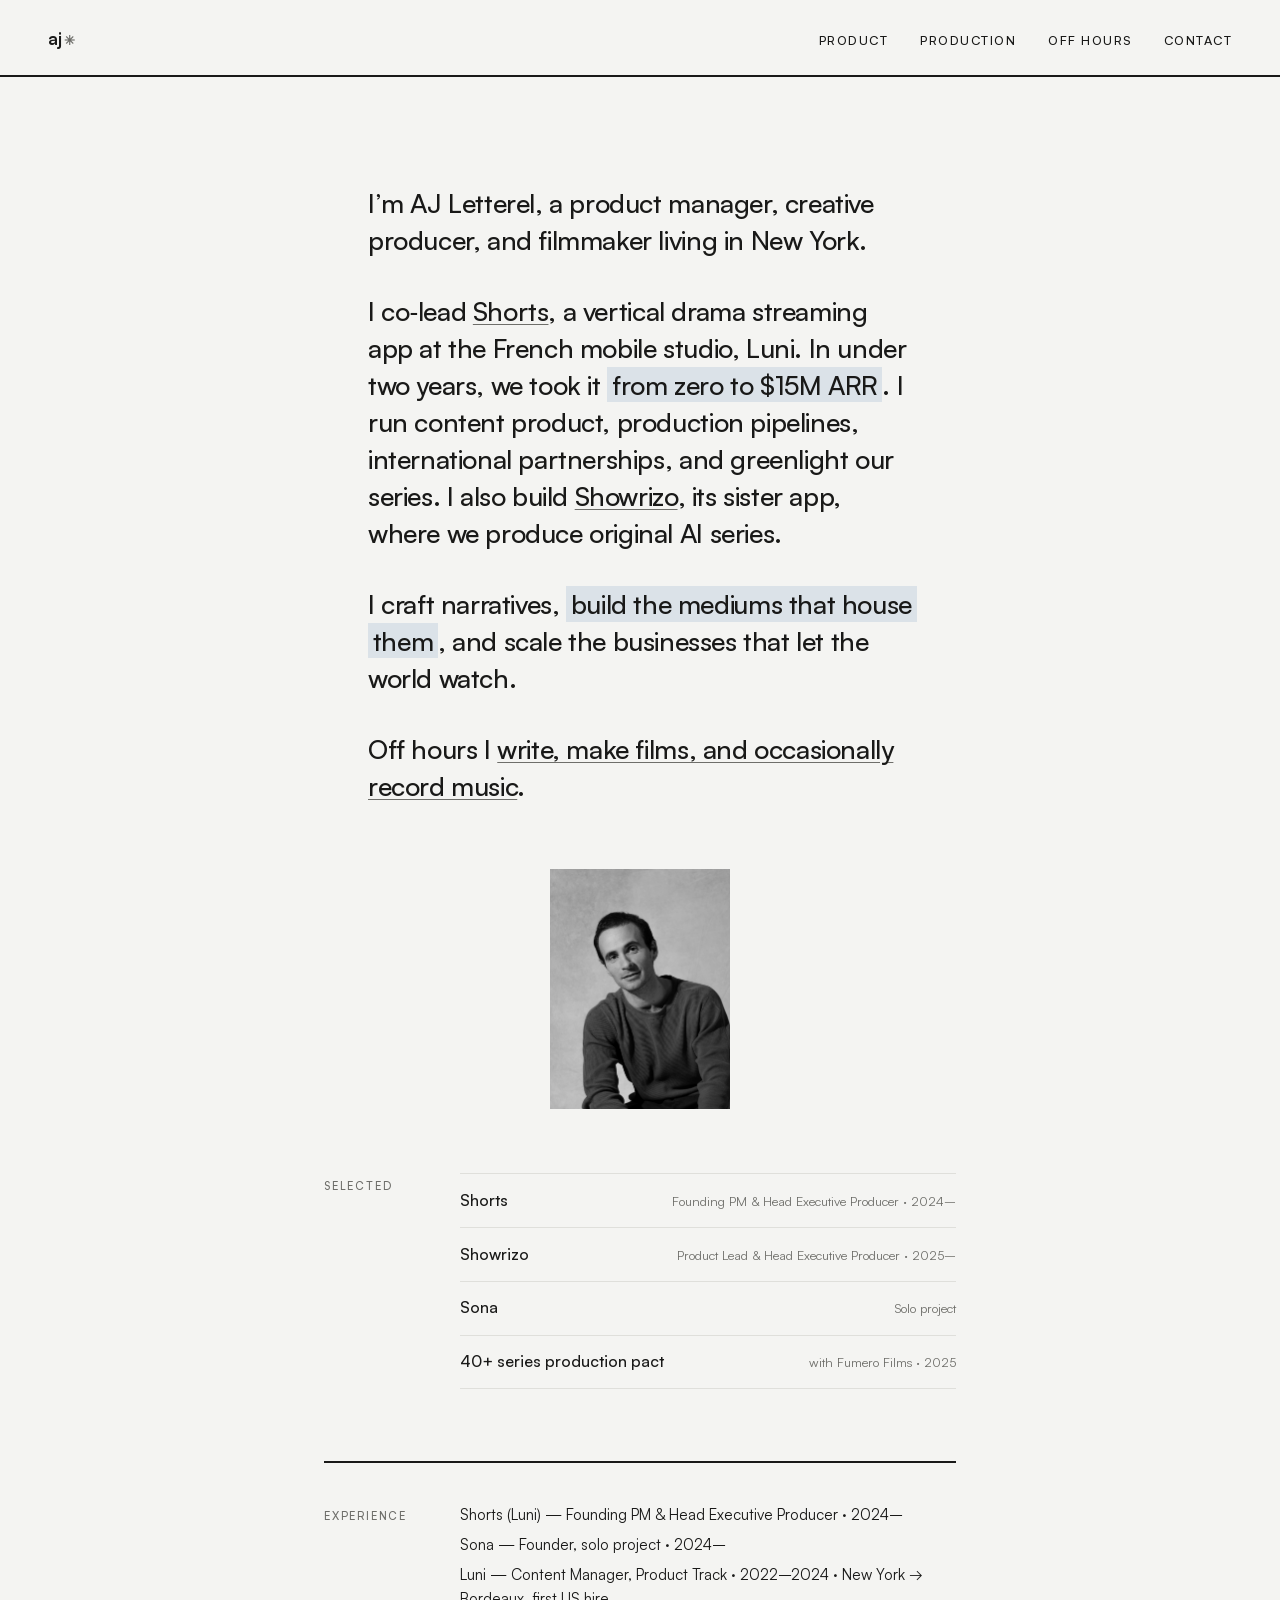
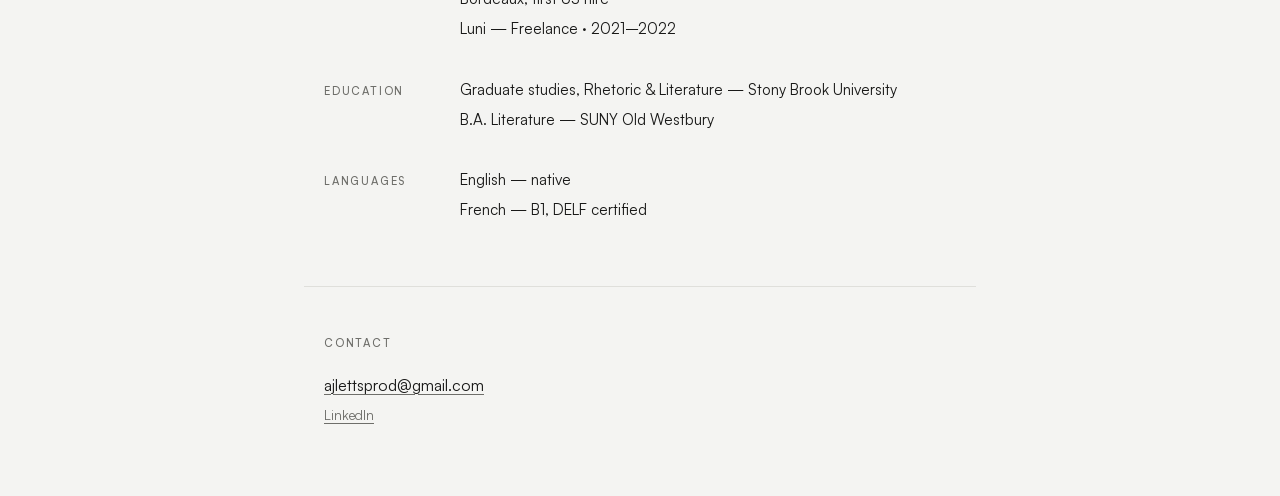
<file: Site/index.html>
<!DOCTYPE html>
<html lang="en">
<head>
  <meta charset="UTF-8">
  <meta name="viewport" content="width=device-width, initial-scale=1.0">
  <title>AJ Letterel — Product &amp; Production</title>
  <meta name="description" content="AJ Letterel is a product manager and creative producer building streaming apps and producing the stories inside them.">
  <link rel="preconnect" href="https://fonts.googleapis.com">
  <link rel="preconnect" href="https://fonts.gstatic.com" crossorigin>
  <link href="https://fonts.googleapis.com/css2?family=Hanken+Grotesk:ital,wght@0,400;0,500;1,400&display=swap" rel="stylesheet">
  <link rel="stylesheet" href="style.css">
</head>
<body>

  <nav class="nav">
    <a class="mark" href="index.html" aria-label="Home">aj<span class="mark-star">&#10035;</span></a>
    <div class="nav-links">
      <a href="product.html">Product</a>
      <a href="production.html">Production</a>
      <a href="off-hours.html">Off Hours</a>
      <a href="#contact">Contact</a>
    </div>
  </nav>

  <main class="page">

    <header class="intro">
        <p class="intro-p">
          I&rsquo;m AJ Letterel, a product manager, creative producer,
          and filmmaker living in New York.
        </p>
        <p class="intro-p">
          I co&#8209;lead <a href="shorts.html" class="inline-link">Shorts</a>,
          a vertical drama streaming app at the French mobile studio, Luni.
          In under two years, we took it <span class="hl">from zero to
          $15M ARR</span>. I run content product, production pipelines,
          international partnerships, and greenlight our series. I also build
          <a href="product.html" class="inline-link">Showrizo</a>, its
          sister app, where we produce original AI series.
        </p>
        <p class="intro-p">
          I craft narratives, <span class="hl">build the mediums that house
          them</span>, and scale the businesses that let the world watch.
        </p>
        <p class="intro-p">
          Off hours I <a href="off-hours.html" class="inline-link">write,
          make films, and occasionally record music</a>.
        </p>
      </header>

    <figure class="portrait">
      <img src="aj_headshot.png" alt="Photobooth-style portrait of AJ Letterel" width="180" height="220">
    </figure>

    <section class="labeled" aria-label="Selected work">
      <h2 class="side-label">Selected</h2>
      <ul class="index-list">
        <li>
          <a href="shorts.html" class="index-row">
            <span class="index-title">Shorts</span>
            <span class="index-meta">Founding PM &amp; Head Executive Producer &middot; 2024&ndash;</span>
          </a>
        </li>
        <li>
          <a href="product.html" class="index-row">
            <span class="index-title">Showrizo</span>
            <span class="index-meta">Product Lead &amp; Head Executive Producer &middot; 2025&ndash;</span>
          </a>
        </li>
        <li>
          <a href="product.html" class="index-row">
            <span class="index-title">Sona</span>
            <span class="index-meta">Solo project</span>
          </a>
        </li>
        <li>
          <a href="production.html" class="index-row">
            <span class="index-title">40+ series production pact</span>
            <span class="index-meta">with Fumero Films &middot; 2025</span>
          </a>
        </li>
      </ul>
    </section>

    <section class="details" aria-label="Details">
      <div class="labeled">
        <h2 class="side-label">Experience</h2>
        <div>
          <p class="detail-line">Shorts (Luni) &mdash; Founding PM &amp; Head Executive Producer &middot; 2024&ndash;</p>
          <p class="detail-line">Sona &mdash; Founder, solo project &middot; 2024&ndash;</p>
          <p class="detail-line">Luni &mdash; Content Manager, Product Track &middot; 2022&ndash;2024 &middot; New York &rarr; Bordeaux, first US hire</p>
          <p class="detail-line">Luni &mdash; Freelance &middot; 2021&ndash;2022</p>
        </div>
      </div>
      <div class="labeled">
        <h2 class="side-label">Education</h2>
        <div>
          <p class="detail-line">Graduate studies, Rhetoric &amp; Literature &mdash; Stony Brook University</p>
          <p class="detail-line">B.A. Literature &mdash; SUNY Old Westbury</p>
        </div>
      </div>
      <div class="labeled">
        <h2 class="side-label">Languages</h2>
        <div>
          <p class="detail-line">English &mdash; native</p>
          <p class="detail-line">French &mdash; B1, DELF certified</p>
        </div>
      </div>
    </section>

  </main>

  <footer class="footer" id="contact">
    <p class="kicker">Contact</p>
    <p class="footer-line">
      <a href="mailto:ajlettsprod@gmail.com" class="inline-link">ajlettsprod@gmail.com</a>
    </p>
    <p class="footer-line footer-sub">
      <a href="https://www.linkedin.com/in/ajletts" class="inline-link">LinkedIn</a>
    </p>
  </footer>

</body>
</html>
</file>
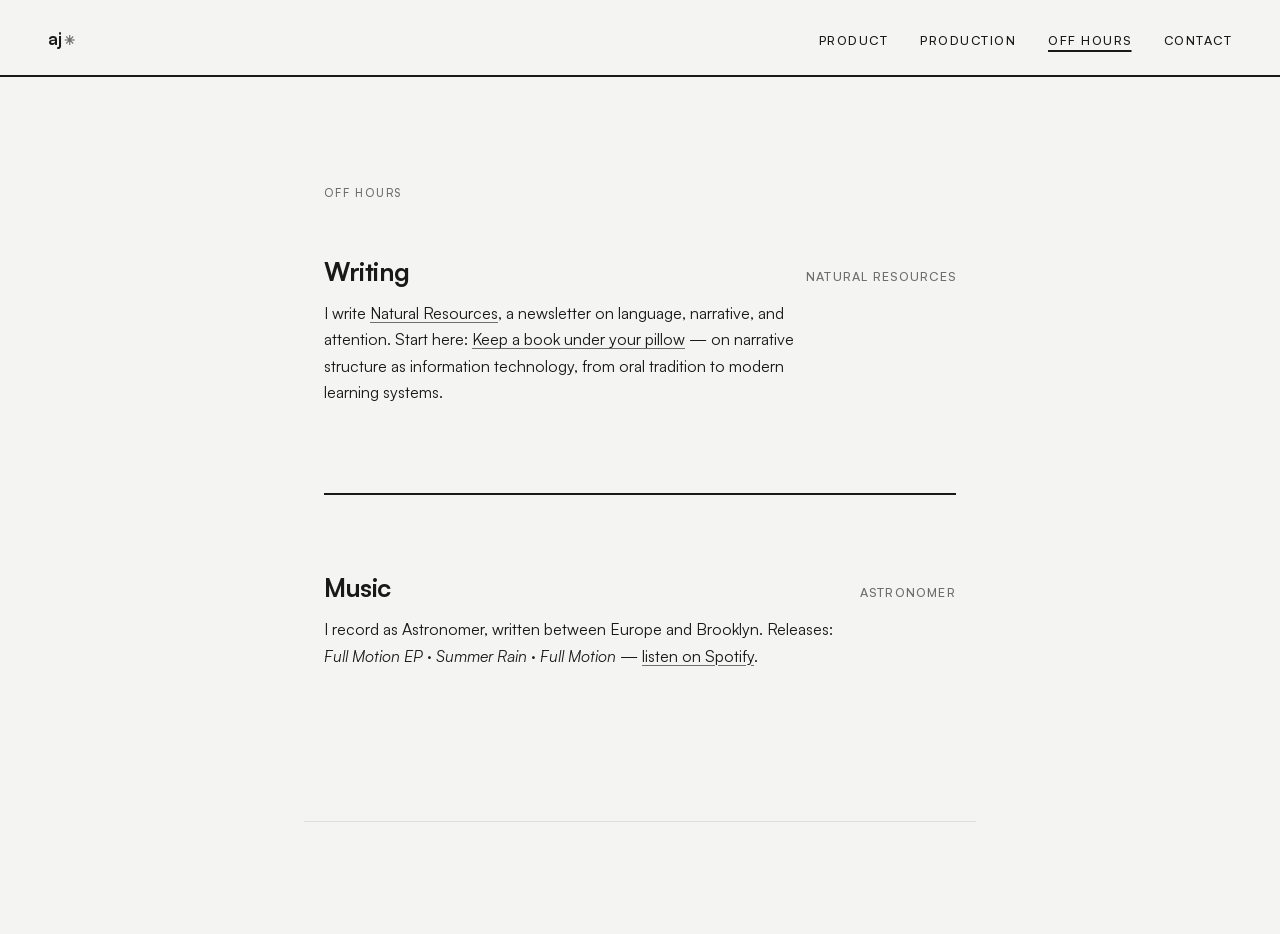
<file: Site/off-hours.html>
<!DOCTYPE html>
<html lang="en">
<head>
  <meta charset="UTF-8">
  <meta name="viewport" content="width=device-width, initial-scale=1.0">
  <title>Off Hours — AJ Letterel</title>
  <meta name="description" content="Music, writing, and everything else.">
  <link rel="preconnect" href="https://fonts.googleapis.com">
  <link rel="preconnect" href="https://fonts.gstatic.com" crossorigin>
  <link href="https://fonts.googleapis.com/css2?family=Hanken+Grotesk:ital,wght@0,400;0,500;1,400&display=swap" rel="stylesheet">
  <link rel="stylesheet" href="style.css">
</head>
<body>

  <nav class="nav">
    <a class="mark" href="index.html" aria-label="Home">aj<span class="mark-star">&#10035;</span></a>
    <div class="nav-links">
      <a href="product.html">Product</a>
      <a href="production.html">Production</a>
      <a href="off-hours.html" aria-current="page">Off Hours</a>
      <a href="index.html#contact">Contact</a>
    </div>
  </nav>

  <main class="page">

    <p class="page-kicker">Off Hours</p>

    <article class="project">
      <div class="project-head">
        <h2 class="project-title">Writing</h2>
        <p class="project-meta">Natural Resources</p>
      </div>
      <div class="prose">
        <p>
          I write <a href="https://ajletts.substack.com" class="inline-link">Natural
          Resources</a>, a newsletter on language, narrative, and attention.
          Start here:
          <a href="https://open.substack.com/pub/ajletts/p/keep-a-book-under-your-pillow" class="inline-link">Keep
          a book under your pillow</a> &mdash; on narrative structure as
          information technology, from oral tradition to modern learning
          systems.
        </p>
      </div>
    </article>

    <article class="project">
      <div class="project-head">
        <h2 class="project-title">Music</h2>
        <p class="project-meta">Astronomer</p>
      </div>
      <div class="prose">
        <p>
          I record as Astronomer, written between Europe and Brooklyn.
          Releases: <em>Full Motion EP</em> &middot; <em>Summer Rain</em> &middot;
          <em>Full Motion</em> &mdash;
          <a href="https://open.spotify.com/artist/0K7ftzAELuAHFVYkAbggtZ" class="inline-link">listen
          on Spotify</a>.
        </p>
      </div>
    </article>



  </main>

  <footer class="footer">
  </footer>

</body>
</html>
</file>
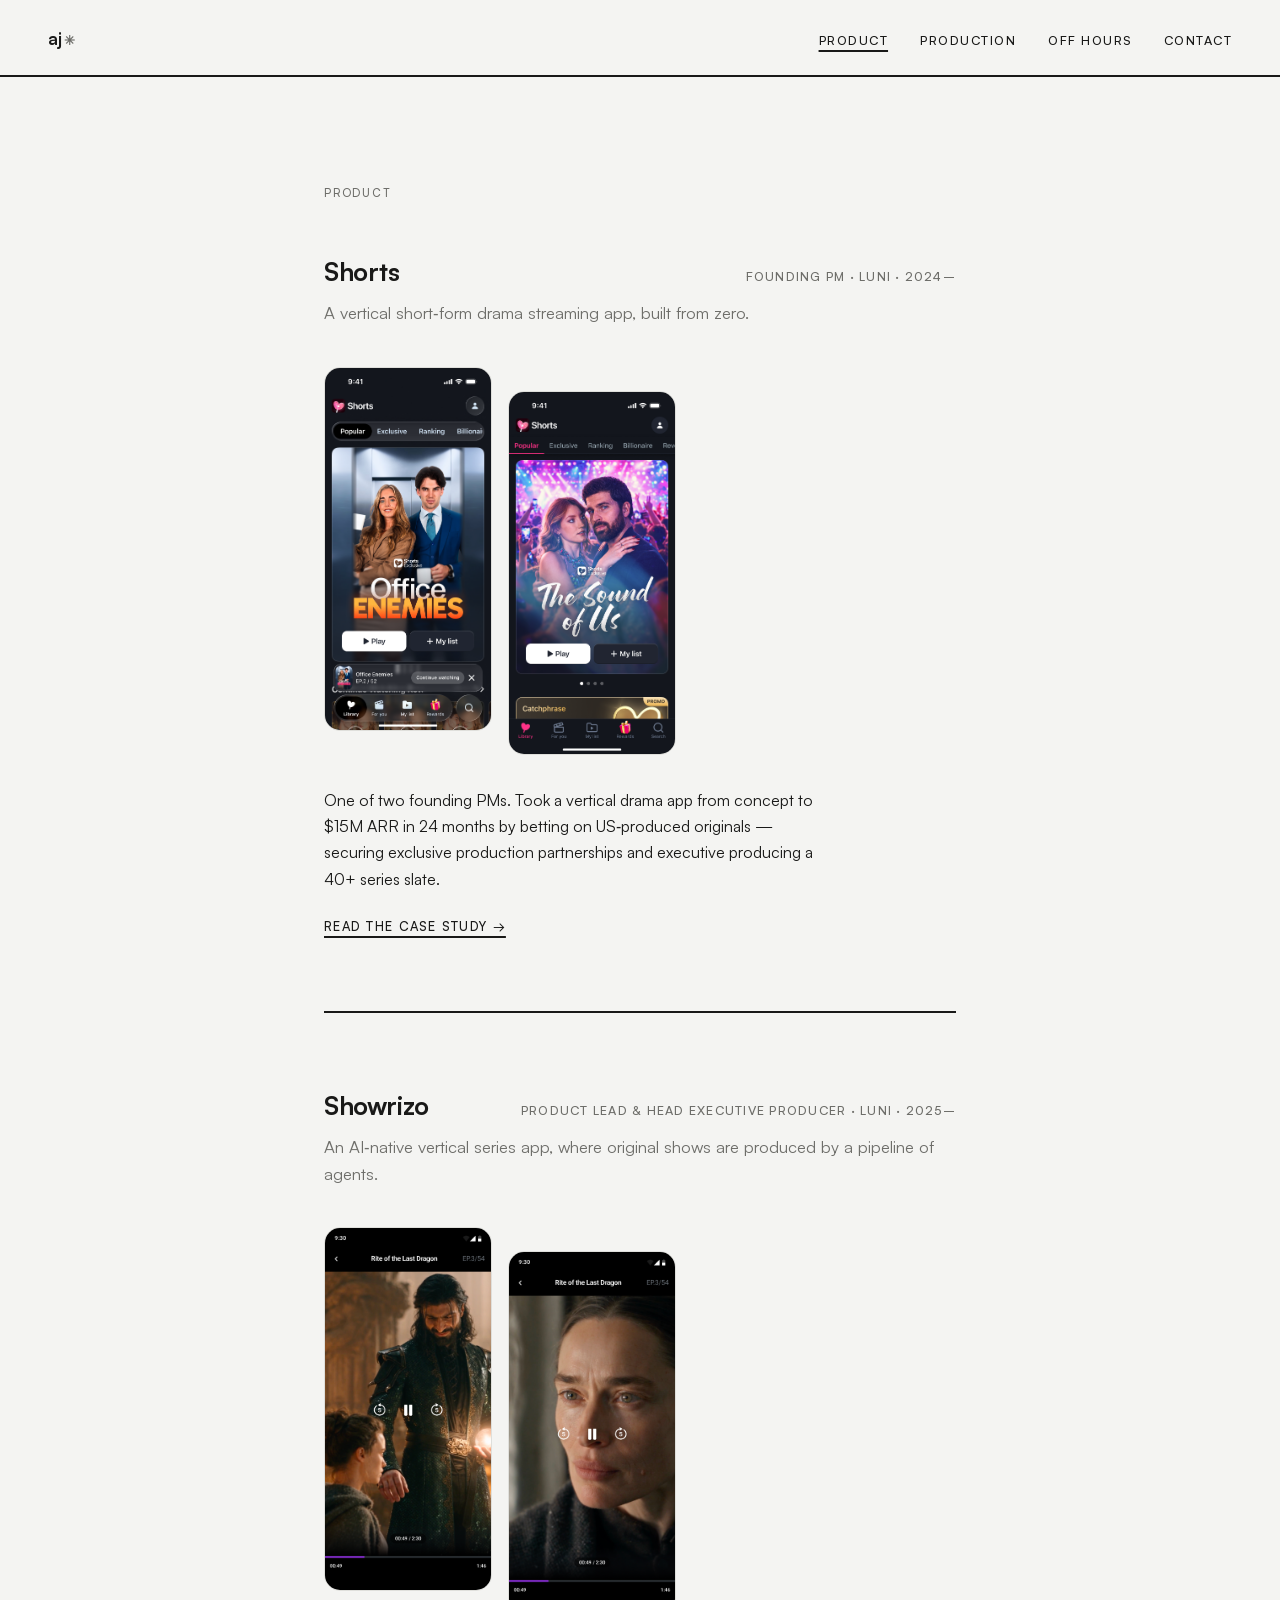
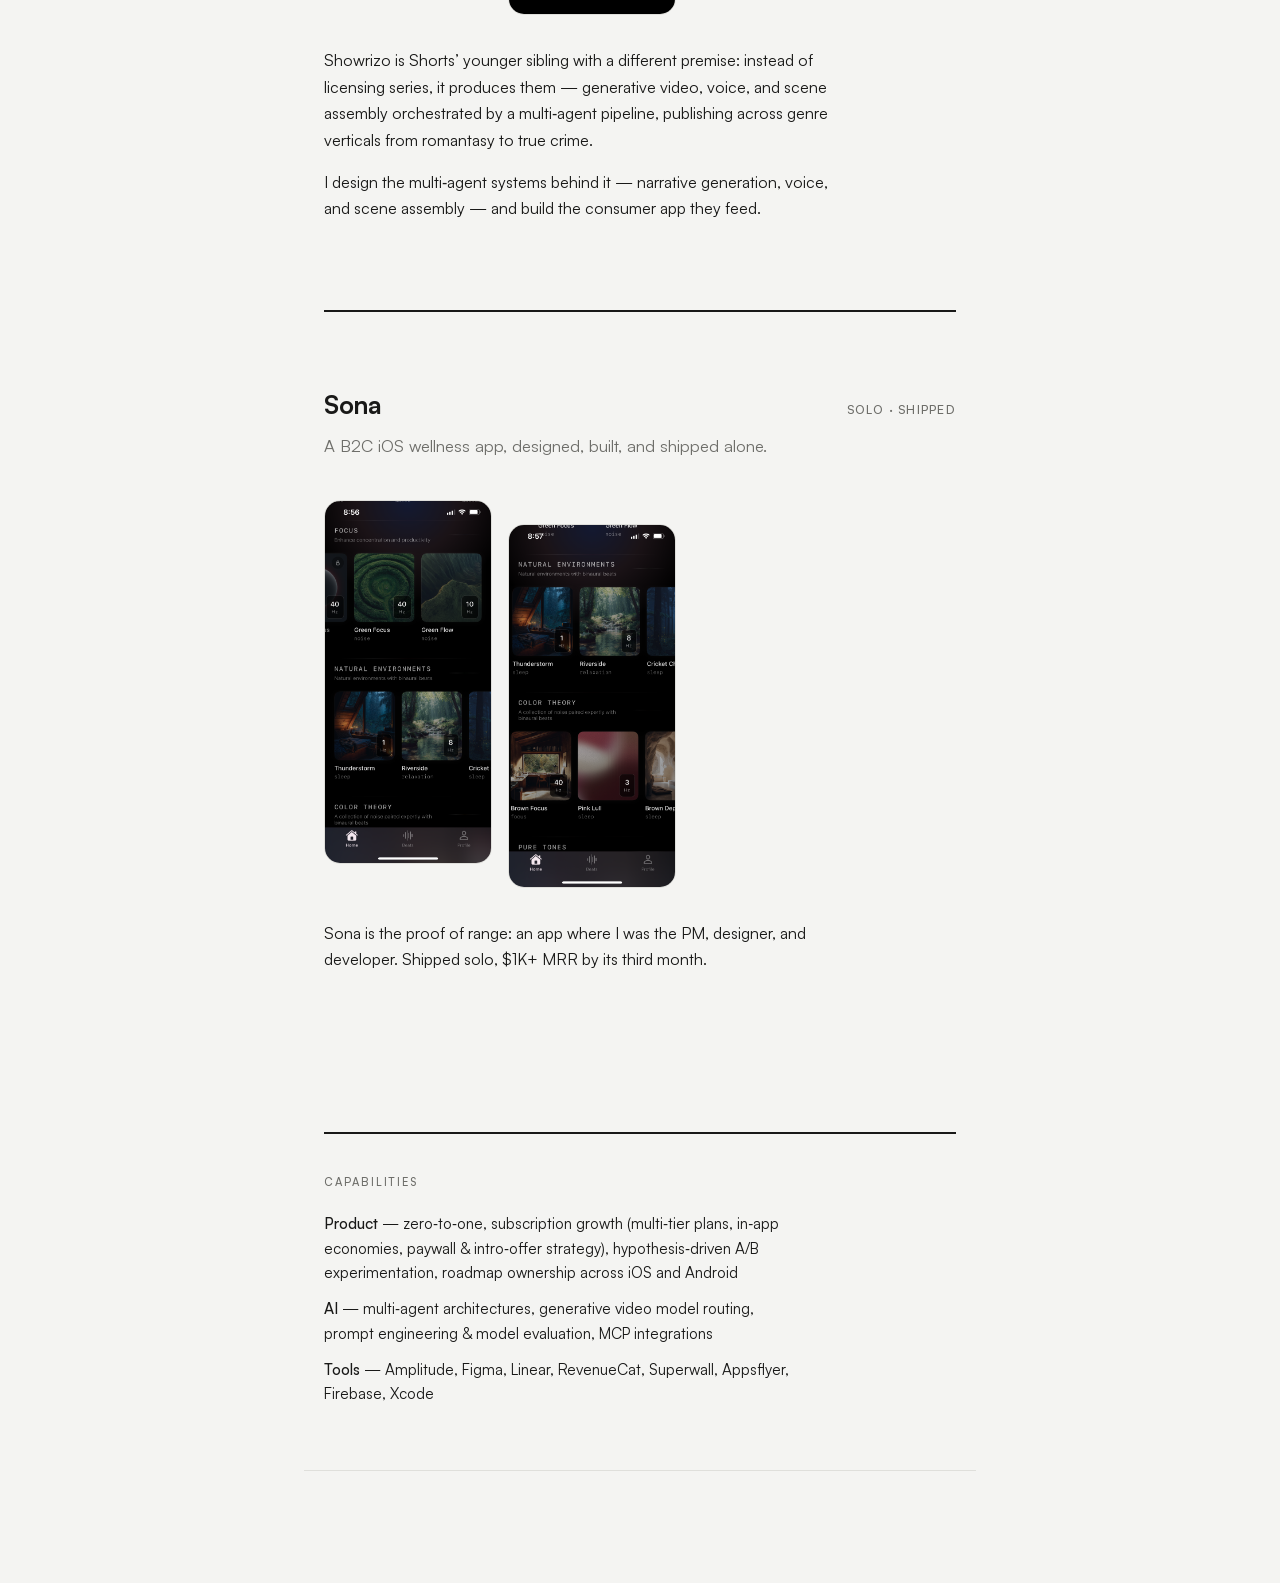
<file: Site/product.html>
<!DOCTYPE html>
<html lang="en">
<head>
  <meta charset="UTF-8">
  <meta name="viewport" content="width=device-width, initial-scale=1.0">
  <title>Product — AJ Letterel</title>
  <meta name="description" content="Apps AJ Letterel has built and shipped: Shorts, Showrizo, and Sona.">
  <link rel="preconnect" href="https://fonts.googleapis.com">
  <link rel="preconnect" href="https://fonts.gstatic.com" crossorigin>
  <link href="https://fonts.googleapis.com/css2?family=Hanken+Grotesk:ital,wght@0,400;0,500;1,400&display=swap" rel="stylesheet">
  <link rel="stylesheet" href="style.css">
</head>
<body>

  <nav class="nav">
    <a class="mark" href="index.html" aria-label="Home">aj<span class="mark-star">&#10035;</span></a>
    <div class="nav-links">
      <a href="product.html" aria-current="page">Product</a>
      <a href="production.html">Production</a>
      <a href="off-hours.html">Off Hours</a>
      <a href="index.html#contact">Contact</a>
    </div>
  </nav>

  <main class="page">

    <p class="page-kicker">Product</p>

    <article class="project">
      <div class="project-head">
        <h1 class="project-title">Shorts</h1>
        <p class="project-meta">Founding PM &middot; Luni &middot; 2024&ndash;</p>
      </div>
      <p class="project-dek">A vertical short&#8209;form drama streaming app, built from zero.</p>

      <div class="shots" aria-label="Shorts app screenshots">
        <img class="shot" src="Home.png" alt="Shorts app — home screen">
        <img class="shot" src="soundofus.jpg" alt="Shorts — The Sound of Us">
      </div>

      <div class="prose">
        <p>
          One of two founding PMs. Took a vertical drama app from concept to
          $15M ARR in 24 months by betting on US&#8209;produced originals &mdash;
          securing exclusive production partnerships and executive producing a
          40+ series slate.
        </p>
      </div>
      <a class="case-link" href="shorts.html">Read the case study &rarr;</a>
    </article>

    <article class="project">
      <div class="project-head">
        <h1 class="project-title">Showrizo</h1>
        <p class="project-meta">Product Lead &amp; Head Executive Producer &middot; Luni &middot; 2025&ndash;</p>
      </div>
      <p class="project-dek">An AI&#8209;native vertical series app, where original shows are produced by a pipeline of agents.</p>

      <div class="shots" aria-label="Showrizo app screenshots">
        <img class="shot" src="riteofdragon2.png" alt="Showrizo — Rite of Dragon, episode view">
        <img class="shot" src="riteofdragon3.png" alt="Showrizo — Rite of Dragon, player">
      </div>

      <div class="prose">
        <p>
          Showrizo is Shorts&rsquo; younger sibling with a different premise: instead
          of licensing series, it produces them &mdash; generative video, voice, and
          scene assembly orchestrated by a multi&#8209;agent pipeline, publishing
          across genre verticals from romantasy to true crime.
        </p>
        <p>
          I design the multi&#8209;agent systems behind it &mdash; narrative
          generation, voice, and scene assembly &mdash; and build the consumer
          app they feed.
        </p>
      </div>
    </article>

    <article class="project">
      <div class="project-head">
        <h1 class="project-title">Sona</h1>
        <p class="project-meta">Solo &middot; Shipped</p>
      </div>
      <p class="project-dek">A B2C iOS wellness app, designed, built, and shipped alone.</p>

      <div class="shots" aria-label="Sona app screenshots">
        <img class="shot" src="sona1.PNG" alt="Sona — home screen">
        <img class="shot" src="sona3.PNG" alt="Sona — library">
      </div>

      <div class="prose">
        <p>
          Sona is the proof of range: an app where I was the PM, designer, and
          developer. Shipped solo, $1K+ MRR by its third month.
        </p>
      </div>
    </article>

    <section class="details" aria-label="Capabilities">
      <h2 class="kicker">Capabilities</h2>
      <p class="detail-line"><strong>Product</strong> &mdash; zero&#8209;to&#8209;one, subscription growth (multi&#8209;tier plans, in&#8209;app economies, paywall &amp; intro&#8209;offer strategy), hypothesis&#8209;driven A/B experimentation, roadmap ownership across iOS and Android</p>
      <p class="detail-line"><strong>AI</strong> &mdash; multi&#8209;agent architectures, generative video model routing, prompt engineering &amp; model evaluation, MCP integrations</p>
      <p class="detail-line"><strong>Tools</strong> &mdash; Amplitude, Figma, Linear, RevenueCat, Superwall, Appsflyer, Firebase, Xcode</p>
    </section>

  </main>

  <footer class="footer">
  </footer>

</body>
</html>
</file>
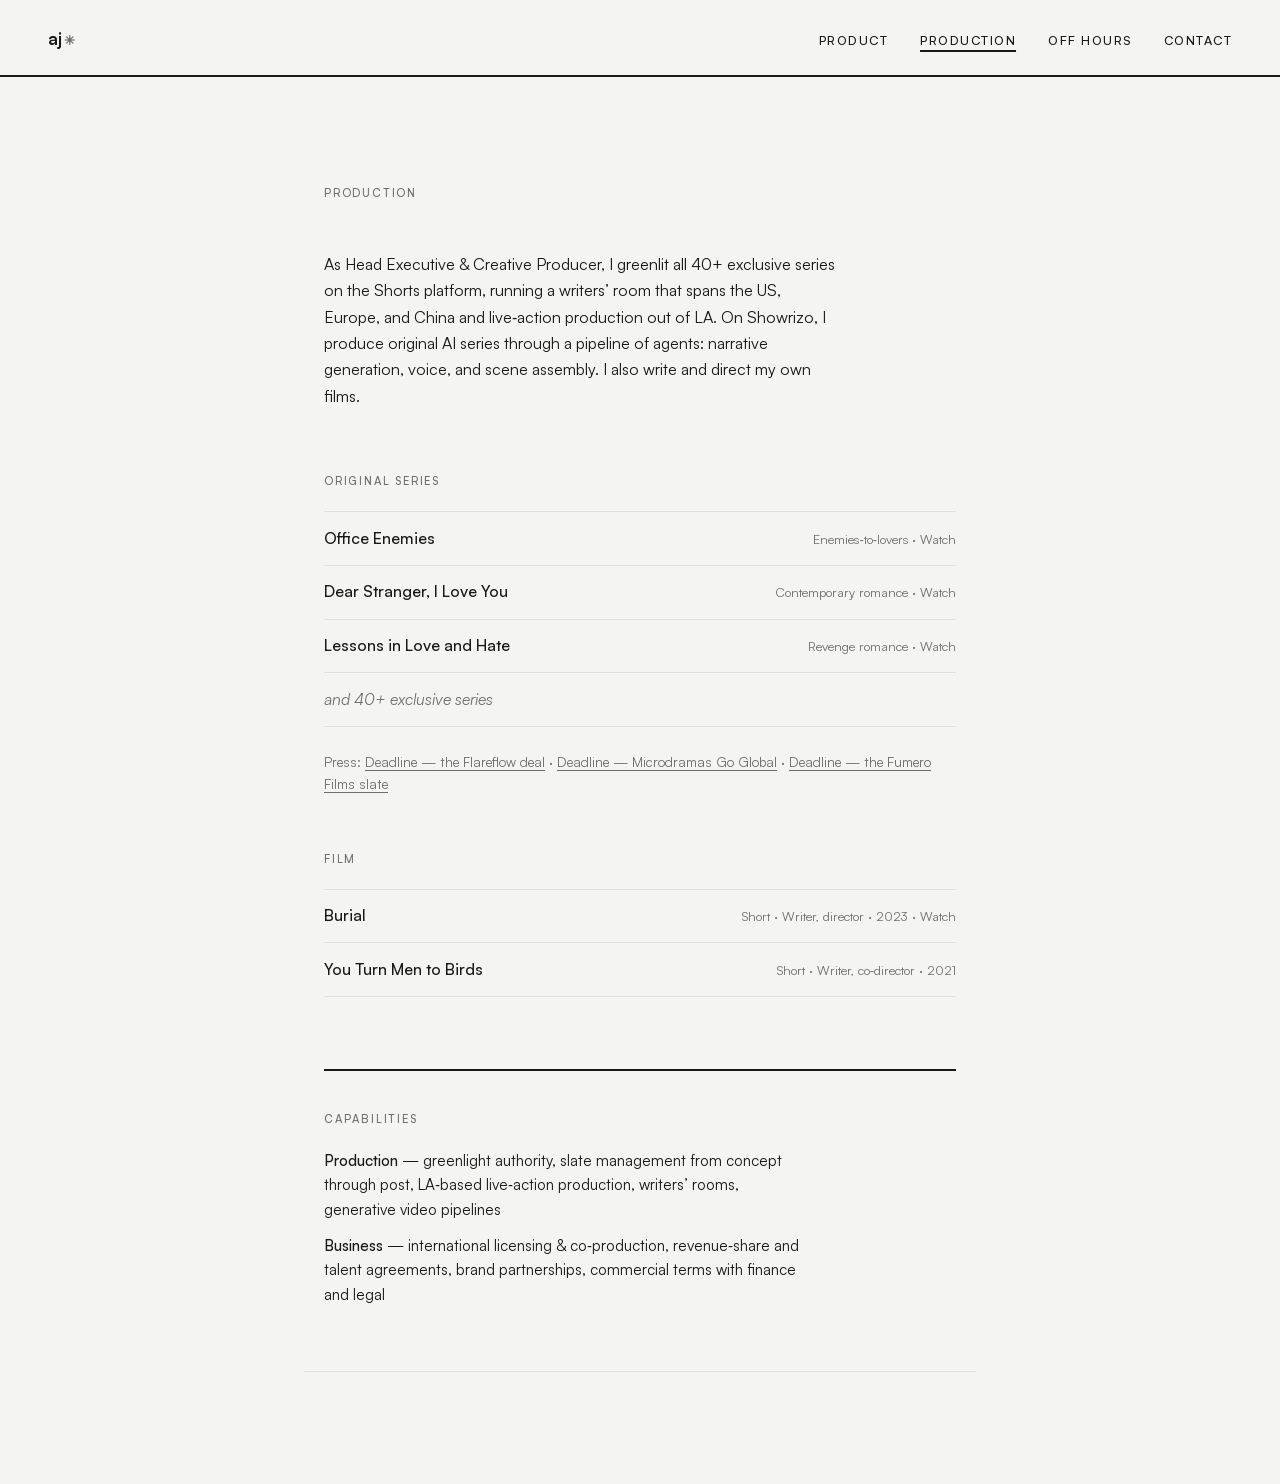
<file: Site/production.html>
<!DOCTYPE html>
<html lang="en">
<head>
  <meta charset="UTF-8">
  <meta name="viewport" content="width=device-width, initial-scale=1.0">
  <title>Production — AJ Letterel</title>
  <meta name="description" content="Series, licensing, and films — AJ Letterel's work as a creative producer.">
  <link rel="preconnect" href="https://fonts.googleapis.com">
  <link rel="preconnect" href="https://fonts.gstatic.com" crossorigin>
  <link href="https://fonts.googleapis.com/css2?family=Hanken+Grotesk:ital,wght@0,400;0,500;1,400&display=swap" rel="stylesheet">
  <link rel="stylesheet" href="style.css">
</head>
<body>

  <nav class="nav">
    <a class="mark" href="index.html" aria-label="Home">aj<span class="mark-star">&#10035;</span></a>
    <div class="nav-links">
      <a href="product.html">Product</a>
      <a href="production.html" aria-current="page">Production</a>
      <a href="off-hours.html">Off Hours</a>
      <a href="index.html#contact">Contact</a>
    </div>
  </nav>

  <main class="page">

    <p class="page-kicker">Production</p>

    <div class="prose" style="margin-bottom:3rem;">
      <p>
        As Head Executive &amp; Creative Producer, I greenlit all 40+
        exclusive series on the Shorts platform, running a writers&rsquo;
        room that spans the US, Europe, and China and live&#8209;action
        production out of LA. On Showrizo, I produce original AI series
        through a pipeline of agents: narrative generation, voice, and
        scene assembly. I also write and direct my own films.
      </p>
    </div>

    <section class="index" aria-label="Original series">
      <h2 class="kicker">Original Series</h2>
      <ul class="index-list">
        <li><a class="index-row" href="https://watch.shorts-drama.com/149/7319">
          <span class="index-title">Office Enemies</span>
          <span class="index-meta">Enemies&#8209;to&#8209;lovers &middot; Watch</span>
        </a></li>
        <li><a class="index-row" href="https://watch.shorts-drama.com/137/6694">
          <span class="index-title">Dear Stranger, I Love You</span>
          <span class="index-meta">Contemporary romance &middot; Watch</span>
        </a></li>
        <li><a class="index-row" href="https://watch.shorts-drama.com/161/7907">
          <span class="index-title">Lessons in Love and Hate</span>
          <span class="index-meta">Revenge romance &middot; Watch</span>
        </a></li>
        <li><span class="index-row index-coda">
          <span class="index-title">and 40+ exclusive series</span>
        </span></li>
      </ul>
      <p class="press-line">Press:
        <a href="https://deadline.com/2026/08/flareflow-shorts-microdrama-deal-1237044053/" class="inline-link">Deadline &mdash; the Flareflow deal</a> &middot;
        <a href="https://deadline.com/2026/01/microdrama-vertical-video-apps-international-new-wave-holywater-1236684224/" class="inline-link">Deadline &mdash; Microdramas Go Global</a> &middot;
        <a href="https://deadline.com/2025/12/shorts-fumero-films-microdrama-slate-1236659141/" class="inline-link">Deadline &mdash; the Fumero Films slate</a>
      </p>
    </section>

    <section class="index" style="margin-top:3.5rem;" aria-label="Film">
      <h2 class="kicker">Film</h2>
      <ul class="index-list">
        <li><a class="index-row" href="https://www.instagram.com/p/Cw3jmN9vmNz/">
          <span class="index-title">Burial</span>
          <span class="index-meta">Short &middot; Writer, director &middot; 2023 &middot; Watch</span>
        </a></li>
        <li><span class="index-row">
          <span class="index-title">You Turn Men to Birds</span>
          <span class="index-meta">Short &middot; Writer, co&#8209;director &middot; 2021</span>
        </span></li>
      </ul>
    </section>

    <section class="details" aria-label="Capabilities">
      <h2 class="kicker">Capabilities</h2>
      <p class="detail-line"><strong>Production</strong> &mdash; greenlight authority, slate management from concept through post, LA&#8209;based live&#8209;action production, writers&rsquo; rooms, generative video pipelines</p>
      <p class="detail-line"><strong>Business</strong> &mdash; international licensing &amp; co&#8209;production, revenue&#8209;share and talent agreements, brand partnerships, commercial terms with finance and legal</p>
    </section>

  </main>

  <footer class="footer">
  </footer>

</body>
</html>
</file>
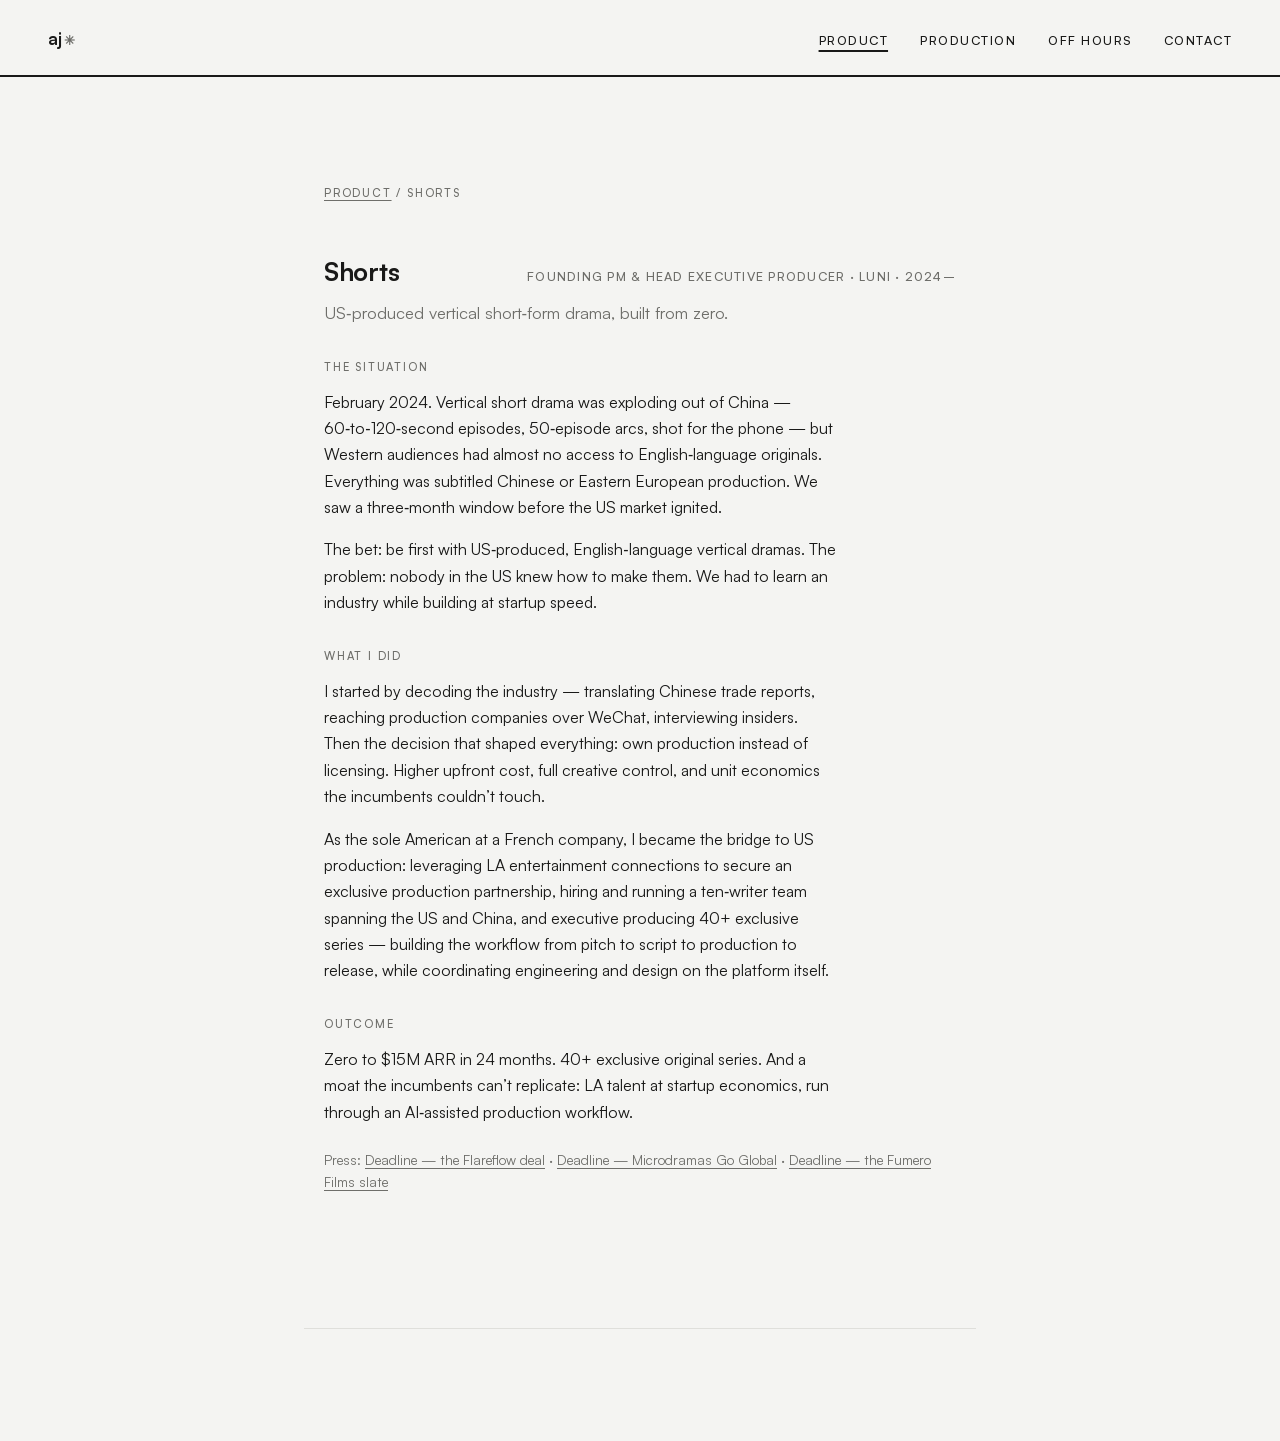
<file: Site/shorts.html>
<!DOCTYPE html>
<html lang="en">
<head>
  <meta charset="UTF-8">
  <meta name="viewport" content="width=device-width, initial-scale=1.0">
  <title>Shorts — Case Study — AJ Letterel</title>
  <link rel="preconnect" href="https://fonts.googleapis.com">
  <link rel="preconnect" href="https://fonts.gstatic.com" crossorigin>
  <link href="https://fonts.googleapis.com/css2?family=Hanken+Grotesk:ital,wght@0,400;0,500;1,400&display=swap" rel="stylesheet">
  <link rel="stylesheet" href="style.css">
</head>
<body>

  <nav class="nav">
    <a class="mark" href="index.html" aria-label="Home">aj<span class="mark-star">&#10035;</span></a>
    <div class="nav-links">
      <a href="product.html" aria-current="page">Product</a>
      <a href="production.html">Production</a>
      <a href="off-hours.html">Off Hours</a>
      <a href="index.html#contact">Contact</a>
    </div>
  </nav>

  <main class="page">

    <p class="page-kicker"><a href="product.html" class="inline-link">Product</a> / Shorts</p>

    <article class="project" style="border-top:none; padding-top:0;">
      <div class="project-head">
        <h1 class="project-title">Shorts</h1>
        <p class="project-meta">Founding PM &amp; Head Executive Producer &middot; Luni &middot; 2024&ndash;</p>
      </div>
      <p class="project-dek">US&#8209;produced vertical short&#8209;form drama, built from zero.</p>

      <div class="prose">
        <h2 class="subhead">The situation</h2>
        <p>
          February 2024. Vertical short drama was exploding out of China &mdash;
          60&#8209;to&#8209;120&#8209;second episodes, 50&#8209;episode arcs, shot
          for the phone &mdash; but Western audiences had almost no access to
          English&#8209;language originals. Everything was subtitled Chinese or
          Eastern European production. We saw a three&#8209;month window before
          the US market ignited.
        </p>
        <p>
          The bet: be first with US&#8209;produced, English&#8209;language
          vertical dramas. The problem: nobody in the US knew how to make them.
          We had to learn an industry while building at startup speed.
        </p>

        <h2 class="subhead">What I did</h2>
        <p>
          I started by decoding the industry &mdash; translating Chinese trade
          reports, reaching production companies over WeChat, interviewing
          insiders. Then the decision that shaped everything: own production
          instead of licensing. Higher upfront cost, full creative control,
          and unit economics the incumbents couldn&rsquo;t touch.
        </p>
        <p>
          As the sole American at a French company, I became the bridge to US
          production: leveraging LA entertainment connections to secure an
          exclusive production partnership, hiring and running a
          ten&#8209;writer team spanning the US and China, and executive
          producing 40+ exclusive series &mdash; building the workflow from
          pitch to script to production to release, while coordinating
          engineering and design on the platform itself.
        </p>

        <h2 class="subhead">Outcome</h2>
        <p>
          Zero to $15M ARR in 24 months. 40+ exclusive original series. And a
          moat the incumbents can&rsquo;t replicate: LA talent at startup
          economics, run through an AI&#8209;assisted production workflow.
        </p>
      </div>

      <p class="press-line">Press:
        <a href="https://deadline.com/2026/08/flareflow-shorts-microdrama-deal-1237044053/" class="inline-link">Deadline &mdash; the Flareflow deal</a> &middot;
        <a href="https://deadline.com/2026/01/microdrama-vertical-video-apps-international-new-wave-holywater-1236684224/" class="inline-link">Deadline &mdash; Microdramas Go Global</a> &middot;
        <a href="https://deadline.com/2025/12/shorts-fumero-films-microdrama-slate-1236659141/" class="inline-link">Deadline &mdash; the Fumero Films slate</a>
      </p>
    </article>

  </main>

  <footer class="footer">
  </footer>

</body>
</html>
</file>
<file: Site/style.css>
/* ————————————————————————————————
   AJ — portfolio
   Type: Satoshi (self-hosted) → Hanken Grotesk → system
   Palette: cream / ink / stone
———————————————————————————————— */

@font-face {
  font-family: 'Satoshi';
  src: url('fonts/Satoshi-Variable.woff2') format('woff2');
  font-weight: 300 900;
  font-display: swap;
}
@font-face {
  font-family: 'Satoshi';
  src: url('fonts/Satoshi-VariableItalic.woff2') format('woff2');
  font-weight: 300 900;
  font-style: italic;
  font-display: swap;
}

:root {
  --cream: #F4F4F2;
  --ink: #191918;
  --stone: #6E6E6A;
  --hairline: #DFDFDB;
  --font: 'Satoshi', 'Hanken Grotesk', -apple-system, 'Helvetica Neue', Arial, sans-serif;
  --measure: 42rem;
  --hl: #DBE2E8;
}

* { box-sizing: border-box; margin: 0; padding: 0; }

html { scroll-behavior: smooth; }
@media (prefers-reduced-motion: reduce) {
  html { scroll-behavior: auto; }
  * { animation: none !important; transition: none !important; }
}

body {
  background: var(--cream);
  color: var(--ink);
  font-family: var(--font);
  font-size: 1rem;
  line-height: 1.6;
  -webkit-font-smoothing: antialiased;
  min-height: 100vh;
  display: flex;
  flex-direction: column;
}

/* ——— Nav ——— */

.nav {
  display: flex;
  justify-content: space-between;
  align-items: baseline;
  padding: 1.6rem clamp(1.25rem, 5vw, 3rem) 1.4rem;
  border-bottom: 2px solid var(--ink);
}

.mark {
  font-weight: 700;
  font-size: 1.05rem;
  letter-spacing: 0.01em;
  text-decoration: none;
  color: var(--ink);
}
.mark-star {
  font-size: 0.8em;
  margin-left: 0.15em;
  color: var(--stone);
}

.nav-links {
  display: flex;
  gap: clamp(1rem, 3vw, 2rem);
}
.nav-links a {
  font-size: 0.78rem;
  font-weight: 500;
  letter-spacing: 0.12em;
  text-transform: uppercase;
  text-decoration: none;
  color: var(--ink);
}
.nav-links a:hover,
.nav-links a:focus-visible,
.nav-links a[aria-current="page"] {
  text-decoration: underline;
  text-decoration-thickness: 2px;
  text-underline-offset: 5px;
}

/* ——— Page ——— */

.page {
  flex: 1;
  width: 100%;
  max-width: var(--measure);
  margin: 0 auto;
  padding: clamp(4rem, 12vh, 8rem) 1.25rem 4rem;
}

.intro { max-width: 34rem; margin: 0 auto; }

.intro-p {
  font-size: clamp(1.35rem, 3.2vw, 1.65rem);
  line-height: 1.4;
  font-weight: 500;
  letter-spacing: -0.015em;
  margin-bottom: 1.3em;
}
.intro-p em { font-style: italic; }

.inline-link {
  color: inherit;
  text-decoration: underline;
  text-decoration-thickness: 1px;
  text-underline-offset: 3px;
  text-decoration-color: var(--stone);
  transition: text-decoration-color 0.15s ease;
}
.inline-link:hover,
.inline-link:focus-visible {
  text-decoration-color: var(--ink);
}

/* ——— Portrait ——— */

.portrait {
  margin: 4rem auto;
  text-align: center;
}
.portrait img {
  display: block;
  margin: 0 auto;
  width: 180px;
  height: auto;
  filter: grayscale(1) contrast(1.05);
  background: var(--hairline);
}
.portrait figcaption {
  margin-top: 0.75rem;
  font-size: 0.7rem;
  letter-spacing: 0.14em;
  text-transform: uppercase;
  color: var(--stone);
}

/* ——— Index ——— */

.kicker {
  font-size: 0.7rem;
  font-weight: 500;
  letter-spacing: 0.16em;
  text-transform: uppercase;
  color: var(--stone);
  margin-bottom: 1.25rem;
}

.index { margin-top: 4rem; }

.index-list { list-style: none; }

.index-row {
  display: flex;
  justify-content: space-between;
  align-items: baseline;
  gap: 1rem;
  padding: 0.85rem 0;
  border-top: 1px solid var(--hairline);
  text-decoration: none;
  color: var(--ink);
}
.index-list li:last-child .index-row {
  border-bottom: 1px solid var(--hairline);
}

.index-title {
  font-size: 1rem;
  font-weight: 500;
}
.index-meta {
  font-size: 0.8rem;
  color: var(--stone);
  text-align: right;
  white-space: nowrap;
}
.index-row:hover .index-title,
.index-row:focus-visible .index-title {
  text-decoration: underline;
  text-decoration-thickness: 1px;
  text-underline-offset: 3px;
}

/* ——— Footer ——— */

.footer {
  max-width: var(--measure);
  margin: 0 auto;
  width: 100%;
  padding: 3rem 1.25rem 4rem;
  border-top: 1px solid var(--hairline);
}
.footer-line { font-size: 1rem; margin-bottom: 0.35rem; }
.footer-sub { font-size: 0.85rem; color: var(--stone); }
.footer-loc {
  margin-top: 2.5rem;
  font-size: 0.7rem;
  letter-spacing: 0.16em;
  text-transform: uppercase;
  color: var(--stone);
}

/* ——— Focus ——— */

a:focus-visible {
  outline: 1px solid var(--ink);
  outline-offset: 3px;
}

/* ——— Project pages ——— */

.page-kicker {
  font-size: 0.7rem;
  font-weight: 500;
  letter-spacing: 0.16em;
  text-transform: uppercase;
  color: var(--stone);
  margin-bottom: 3rem;
}

.project {
  padding: 4.5rem 0;
  border-top: 2px solid var(--ink);
}
.project:first-of-type { border-top: none; padding-top: 0; }

.project-head {
  display: flex;
  justify-content: space-between;
  align-items: baseline;
  gap: 1rem;
  flex-wrap: wrap;
  margin-bottom: 0.5rem;
}
.project-title {
  font-size: 1.6rem;
  font-weight: 700;
  letter-spacing: -0.015em;
}
.project-meta {
  font-size: 0.78rem;
  font-weight: 500;
  letter-spacing: 0.1em;
  text-transform: uppercase;
  color: var(--stone);
  white-space: nowrap;
}

.project-dek {
  font-size: 1.05rem;
  color: var(--stone);
  margin-bottom: 2rem;
}

.subhead {
  font-size: 0.7rem;
  font-weight: 500;
  letter-spacing: 0.16em;
  text-transform: uppercase;
  color: var(--stone);
  margin: 2rem 0 0.75rem;
}

.prose p {
  font-size: 1rem;
  line-height: 1.65;
  margin-bottom: 1em;
  max-width: 32rem;
}
.prose .todo {
  background: var(--hairline);
  padding: 0 0.25em;
}

.press-line {
  margin-top: 1.5rem;
  font-size: 0.85rem;
  color: var(--stone);
}

/* ——— Screenshot strips ——— */

.shots {
  display: grid;
  grid-template-columns: repeat(2, 1fr);
  gap: 16px;
  max-width: 22rem;
  margin: 2.5rem 0 3.5rem;
}
.shots .shot:nth-child(2) {
  transform: translateY(1.5rem);
}
.shot {
  aspect-ratio: 9 / 19.5;
  width: 100%;
  object-fit: cover;
  display: block;
  background: var(--hairline);
  border: 1px solid var(--hairline);
  border-radius: 16px;
}
.shot-placeholder {
  aspect-ratio: 9 / 19.5;
  background: var(--hairline);
  border-radius: 6px;
  display: flex;
  align-items: center;
  justify-content: center;
  font-size: 0.65rem;
  letter-spacing: 0.14em;
  text-transform: uppercase;
  color: var(--stone);
}
@media (max-width: 480px) {
  .shots { gap: 8px; }
}

.case-link {
  display: inline-block;
  margin-top: 0.5rem;
  font-size: 0.8rem;
  font-weight: 500;
  letter-spacing: 0.1em;
  text-transform: uppercase;
  color: var(--ink);
  text-decoration: underline;
  text-decoration-thickness: 2px;
  text-underline-offset: 5px;
}

/* ——— Margin-label sections ——— */

.labeled {
  display: grid;
  grid-template-columns: 6.5rem 1fr;
  gap: 2rem;
  align-items: start;
}
.side-label {
  font-size: 0.7rem;
  font-weight: 500;
  letter-spacing: 0.16em;
  text-transform: uppercase;
  color: var(--stone);
  padding-top: 0.45em;
}
@media (max-width: 620px) {
  .labeled { grid-template-columns: 1fr; gap: 0.75rem; }
  .side-label { padding-top: 0; }
}

/* ——— Highlight ——— */

.hl {
  background: var(--hl);
  padding: 0.05em 0.18em;
  box-decoration-break: clone;
  -webkit-box-decoration-break: clone;
}

/* ——— Details (skills / languages / experience) ——— */

.details { margin-top: 4.5rem; border-top: 2px solid var(--ink); padding-top: 2.5rem; }
.details .labeled { margin-bottom: 2.25rem; }
.details .labeled:last-child { margin-bottom: 0; }
.details > .detail-line + .detail-line { margin-top: 0.75rem; }
.details > .kicker { margin-bottom: 1.25rem; }
.detail-line {
  font-size: 0.95rem;
  line-height: 1.6;
  max-width: 30rem;
}
.detail-line + .detail-line { margin-top: 0.35rem; }
.detail-line strong { font-weight: 500; }

.index-coda .index-title {
  font-weight: 400;
  font-style: italic;
  color: var(--stone);
}
</file>
